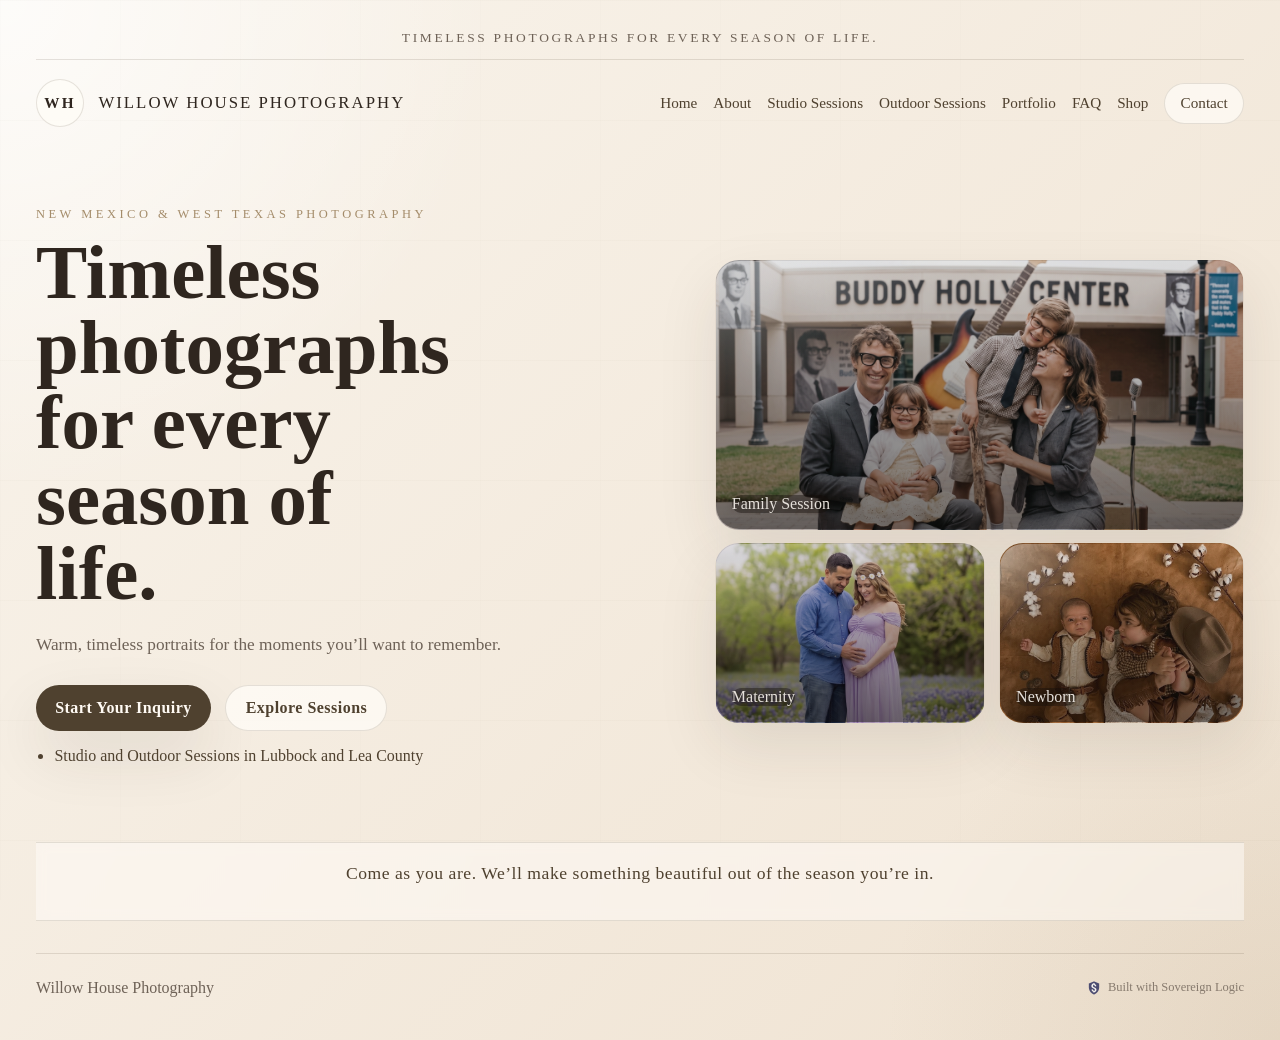
<file: index.html>
<!DOCTYPE html>
<html lang="en">
  <head>
    <meta charset="UTF-8" />
    <meta name="viewport" content="width=device-width, initial-scale=1.0" />
    <title>Willow House Photography</title>
    <meta
      name="description"
      content="Willow House Photography creates timeless photographs for every season of life in West Texas and Southeast New Mexico."
    />
    <link rel="icon" href="favicon.svg" type="image/svg+xml" />
    <link rel="stylesheet" href="styles.css" />
  </head>
  <body>
    <div class="page-shell">
      <div class="top-note">
        Timeless photographs for every season of life.
      </div>

      <header class="site-header">
        <a class="brand" href="#home" aria-label="Willow House Photography home">
          <span class="brand-mark">WH</span>
          <span class="brand-copy">
            <span class="brand-name">Willow House Photography</span>
          </span>
        </a>

        <nav class="site-nav" aria-label="Primary">
          <a href="index.html">Home</a>
          <a href="about.html">About</a>
          <a href="studio-sessions.html">Studio Sessions</a>
          <a href="outdoor-sessions.html">Outdoor Sessions</a>
          <a href="portfolio.html">Portfolio</a>
          <a href="faq.html">FAQ</a>
          <a href="shop.html">Shop</a>
          <a href="contact.html" class="nav-cta">Contact</a>
        </nav>
      </header>

      <main id="home">
        <section class="hero">
          <div class="hero-copy">
            <p class="eyebrow">NEW MEXICO &amp; WEST TEXAS PHOTOGRAPHY</p>
            <h1>Timeless photographs for every season of life.</h1>
            <p class="lead">
              Warm, timeless portraits for the moments you’ll want to remember.
            </p>
            <div class="actions">
              <a class="button primary" href="contact.html">Start Your Inquiry</a>
              <a class="button secondary" href="studio-sessions.html">Explore Sessions</a>
            </div>
            <ul class="hero-points" aria-label="Highlights">
              <li>Studio and Outdoor Sessions in Lubbock and Lea County</li>
            </ul>
          </div>

          <div class="hero-visual" aria-hidden="true">
            <div class="photo-card large sample family">
              <span>Family Session</span>
            </div>
            <div class="photo-card small sample maternity">
              <span>Maternity</span>
            </div>
            <div class="photo-card small sample newborn">
              <span>Newborn</span>
            </div>
          </div>
        </section>

        <section class="quote-band">
          <p>
            Come as you are. We’ll make something beautiful out of the season you’re in.
          </p>
        </section>
      </main>

      <footer class="site-footer">
        <p>Willow House Photography</p>
        <a
          class="site-credit-link"
          href="https://www.larrycoons.com"
          target="_blank"
          rel="noopener noreferrer"
          aria-label="Built with Sovereign Logic"
        >
          <img class="site-credit-icon" src="images/favicon-main.png" alt="" aria-hidden="true" />
          <span>Built with Sovereign Logic</span>
        </a>
      </footer>
    </div>
  </body>
</html>
</file>
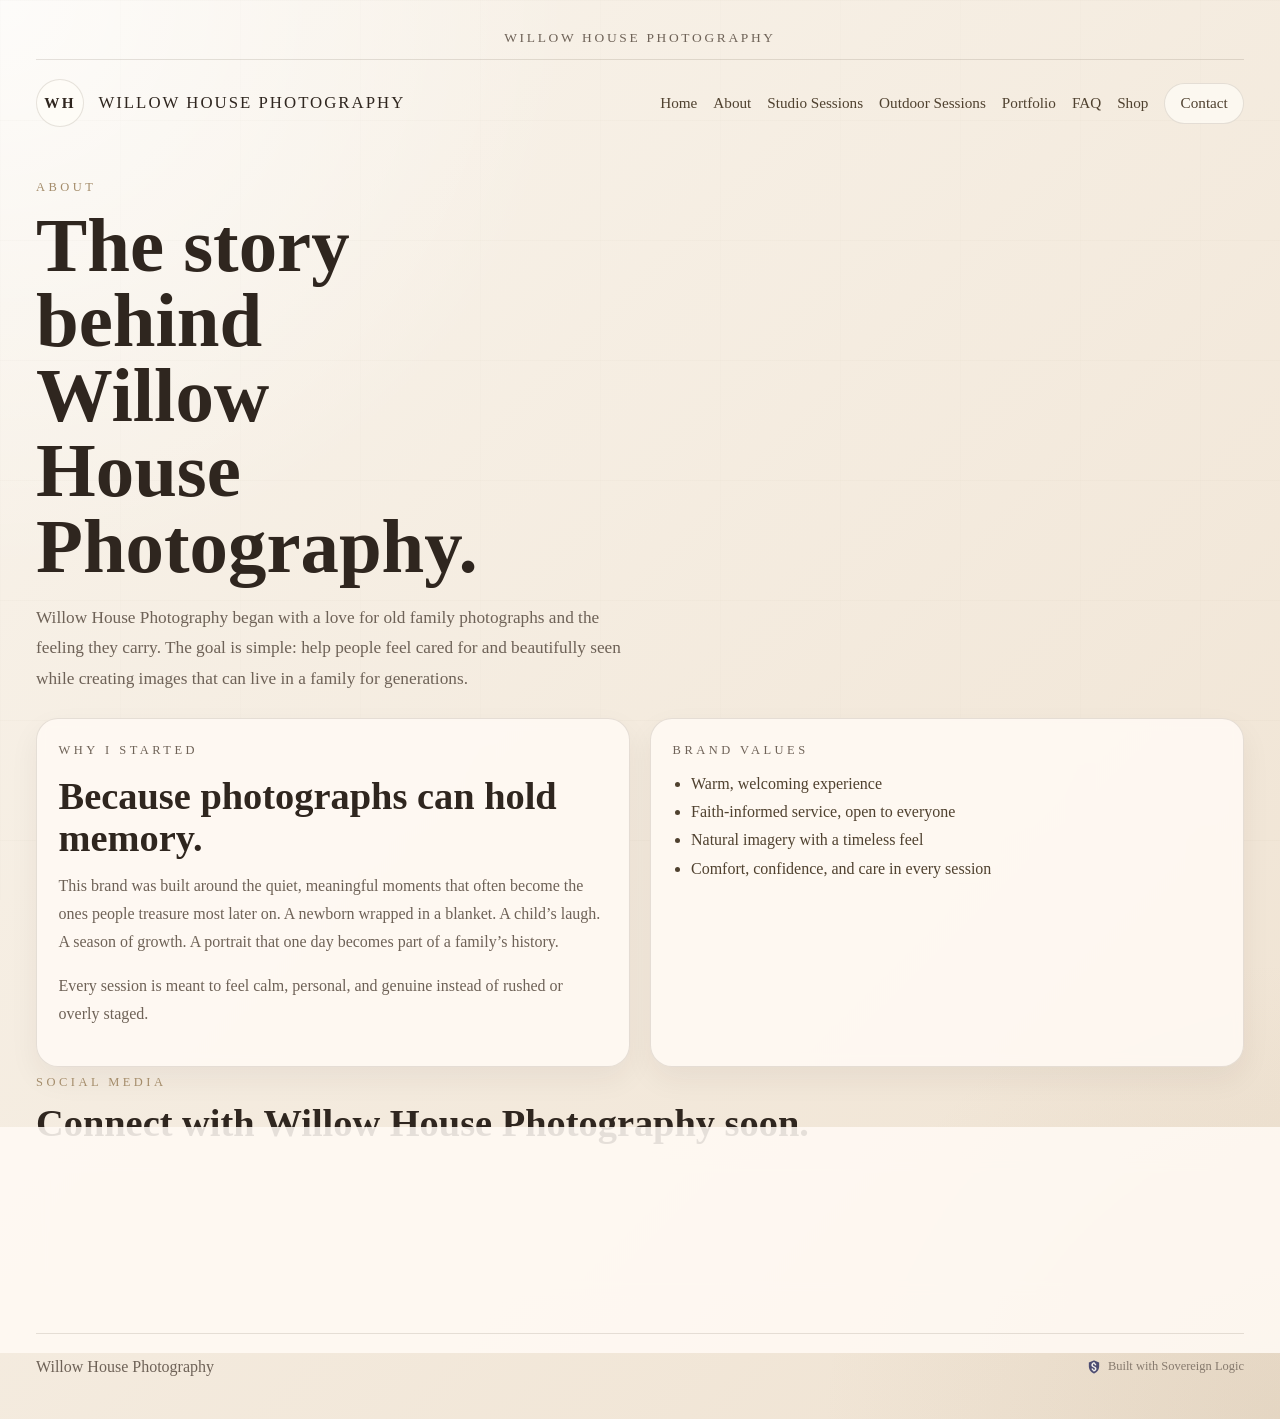
<file: about.html>
<!DOCTYPE html>
<html lang="en">
  <head>
    <meta charset="UTF-8" />
    <meta name="viewport" content="width=device-width, initial-scale=1.0" />
    <title>About | Willow House Photography</title>
    <meta
      name="description"
      content="Learn the story behind Willow House Photography and what the brand stands for."
    />
    <link rel="icon" href="favicon.svg" type="image/svg+xml" />
    <link rel="stylesheet" href="styles.css" />
  </head>
  <body>
    <div class="page-shell">
      <div class="top-note">Willow House Photography</div>

      <header class="site-header">
        <a class="brand" href="index.html" aria-label="Willow House Photography home">
          <span class="brand-mark">WH</span>
          <span class="brand-copy">
            <span class="brand-name">Willow House Photography</span>
          </span>
        </a>

        <nav class="site-nav" aria-label="Primary">
          <a href="index.html">Home</a>
          <a href="about.html" aria-current="page">About</a>
          <a href="studio-sessions.html">Studio Sessions</a>
          <a href="outdoor-sessions.html">Outdoor Sessions</a>
          <a href="portfolio.html">Portfolio</a>
          <a href="faq.html">FAQ</a>
          <a href="shop.html">Shop</a>
          <a href="contact.html" class="nav-cta">Contact</a>
        </nav>
      </header>

      <main>
        <section class="page-hero">
          <p class="eyebrow">About</p>
          <h1>The story behind Willow House Photography.</h1>
          <p class="lead">
            Willow House Photography began with a love for old family photographs and the
            feeling they carry. The goal is simple: help people feel cared for and beautifully
            seen while creating images that can live in a family for generations.
          </p>
        </section>

        <section class="content-grid two-up">
          <article class="content-card">
            <p class="section-label">Why I started</p>
            <h2>Because photographs can hold memory.</h2>
            <p>
              This brand was built around the quiet, meaningful moments that often become the
              ones people treasure most later on. A newborn wrapped in a blanket. A child’s
              laugh. A season of growth. A portrait that one day becomes part of a family’s
              history.
            </p>
            <p>
              Every session is meant to feel calm, personal, and genuine instead of rushed or
              overly staged.
            </p>
          </article>

          <aside class="content-card">
            <p class="section-label">Brand values</p>
            <ul class="check-list">
              <li>Warm, welcoming experience</li>
              <li>Faith-informed service, open to everyone</li>
              <li>Natural imagery with a timeless feel</li>
              <li>Comfort, confidence, and care in every session</li>
            </ul>
          </aside>
        </section>

        <section class="section-block">
          <div class="section-head">
            <p class="section-label">Social media</p>
            <h2>Connect with Willow House Photography soon.</h2>
          </div>
          <div class="content-card social-placeholder-card">
            <div class="social-placeholder-buttons" aria-label="Social media links coming soon">
              <button
                type="button"
                class="button secondary social-placeholder-button"
                aria-label="LinkedIn coming soon"
                disabled
              >
                <span class="social-placeholder-icon" aria-hidden="true">in</span>
                <span class="social-placeholder-label">LinkedIn</span>
              </button>
              <button
                type="button"
                class="button secondary social-placeholder-button"
                aria-label="TikTok coming soon"
                disabled
              >
                <span class="social-placeholder-icon" aria-hidden="true">tt</span>
                <span class="social-placeholder-label">TikTok</span>
              </button>
              <button
                type="button"
                class="button secondary social-placeholder-button"
                aria-label="Instagram coming soon"
                disabled
              >
                <span class="social-placeholder-icon" aria-hidden="true">ig</span>
                <span class="social-placeholder-label">Instagram</span>
              </button>
            </div>
            <p class="small-note">Social profiles are coming soon.</p>
          </div>
        </section>
      </main>

      <footer class="site-footer">
        <p>Willow House Photography</p>
        <a
          class="site-credit-link"
          href="https://www.larrycoons.com"
          target="_blank"
          rel="noopener noreferrer"
          aria-label="Built with Sovereign Logic"
        >
          <img class="site-credit-icon" src="images/favicon-main.png" alt="" aria-hidden="true" />
          <span>Built with Sovereign Logic</span>
        </a>
      </footer>
    </div>
  </body>
</html>
</file>
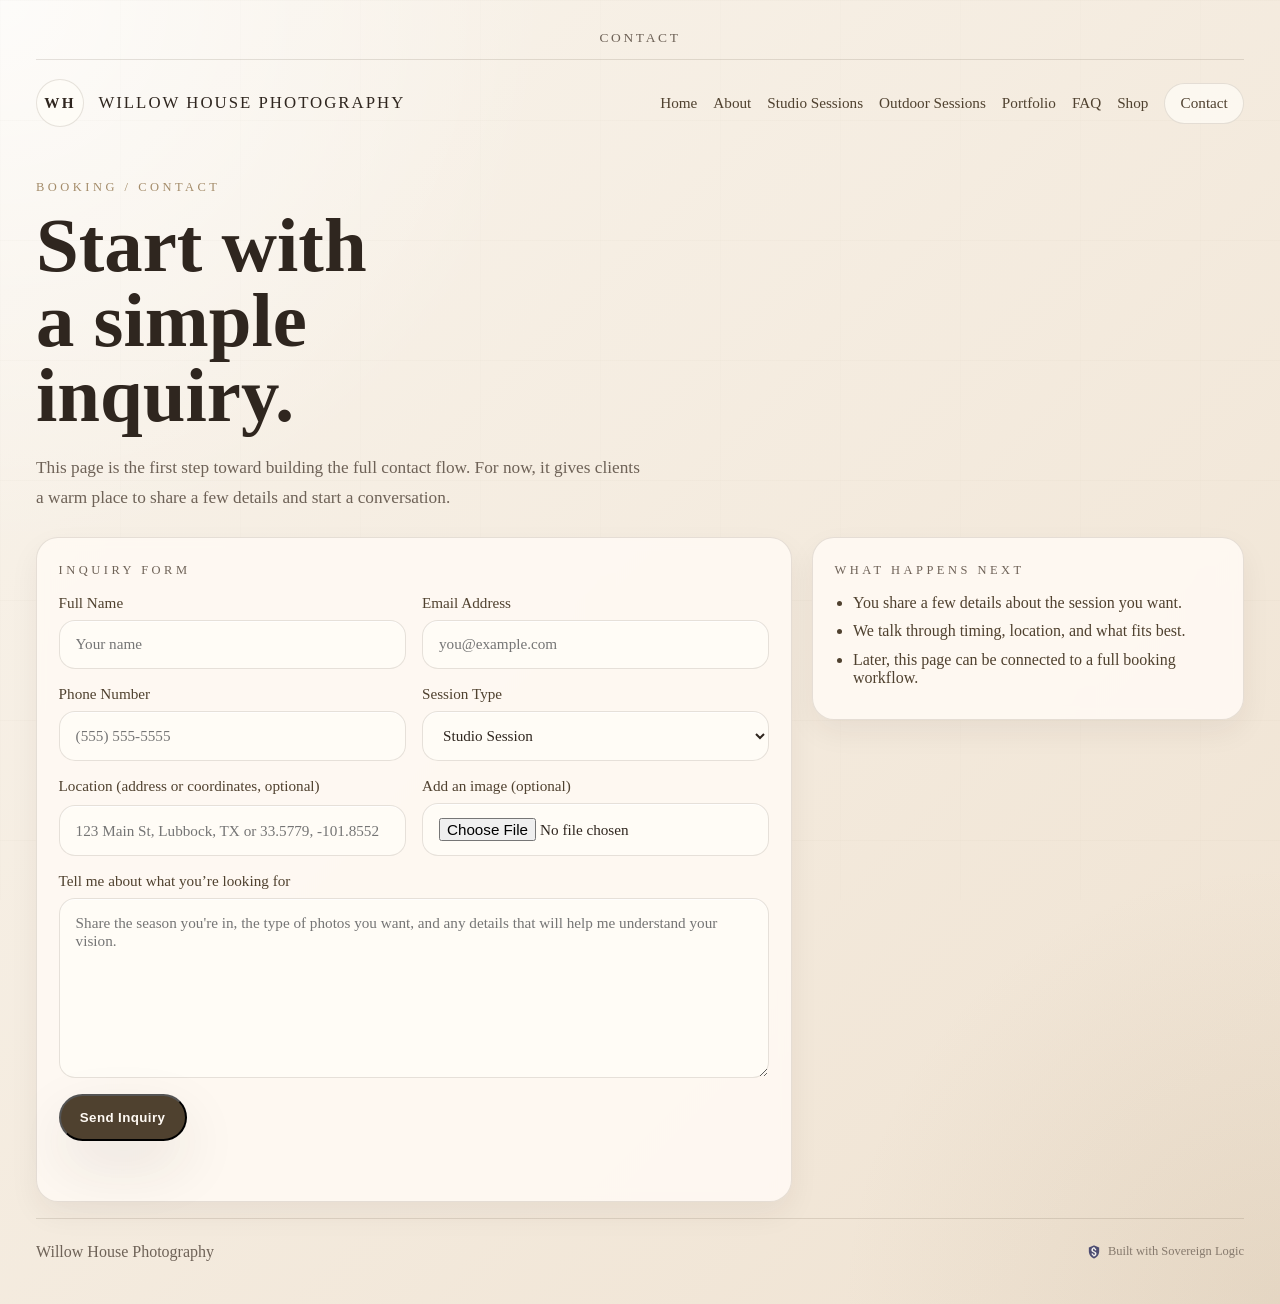
<file: contact.html>
<!DOCTYPE html>
<html lang="en">
  <head>
    <meta charset="UTF-8" />
    <meta name="viewport" content="width=device-width, initial-scale=1.0" />
    <title>Contact | Willow House Photography</title>
    <meta
      name="description"
      content="Contact Willow House Photography to inquire about a session or start the booking process."
    />
    <link rel="icon" href="favicon.svg" type="image/svg+xml" />
    <link rel="stylesheet" href="styles.css" />
  </head>
  <body>
    <div class="page-shell">
      <div class="top-note">Contact</div>

      <header class="site-header">
        <a class="brand" href="index.html" aria-label="Willow House Photography home">
          <span class="brand-mark">WH</span>
          <span class="brand-copy">
            <span class="brand-name">Willow House Photography</span>
          </span>
        </a>

        <nav class="site-nav" aria-label="Primary">
          <a href="index.html">Home</a>
          <a href="about.html">About</a>
          <a href="studio-sessions.html">Studio Sessions</a>
          <a href="outdoor-sessions.html">Outdoor Sessions</a>
          <a href="portfolio.html">Portfolio</a>
          <a href="faq.html">FAQ</a>
          <a href="shop.html">Shop</a>
          <a href="contact.html" class="nav-cta" aria-current="page">Contact</a>
        </nav>
      </header>

      <main>
        <section class="page-hero contact-hero">
          <p class="eyebrow">Booking / Contact</p>
          <h1>Start with a simple inquiry.</h1>
          <p class="lead">
            This page is the first step toward building the full contact flow. For now, it
            gives clients a warm place to share a few details and start a conversation.
          </p>
        </section>

        <section class="contact-layout">
          <article class="content-card form-card">
            <p class="section-label">Inquiry form</p>
            <form class="contact-form" id="contact-form" action="#" method="post">
              <input type="text" name="company" autocomplete="off" class="honeypot" tabindex="-1" aria-hidden="true" />
              <div class="form-grid">
                <label>
                  Full Name
                  <input type="text" name="name" placeholder="Your name" required />
                </label>
                <label>
                  Email Address
                  <input type="email" name="email" placeholder="you@example.com" required />
                </label>
                <label>
                  Phone Number
                  <input type="tel" name="phone" placeholder="(555) 555-5555" />
                </label>
                <label>
                  Session Type
                  <select name="session-type">
                    <option>Studio Session</option>
                    <option>Outdoor Session</option>
                    <option>Not sure yet</option>
                  </select>
                </label>
                <label>
                  Location (address or coordinates, optional)
                  <input
                    type="text"
                    name="location"
                    placeholder="123 Main St, Lubbock, TX or 33.5779, -101.8552"
                  />
                </label>
                <label>
                  Add an image (optional)
                  <input type="file" name="reference-image" accept="image/*" />
                </label>
              </div>

              <label>
                Tell me about what you’re looking for
                <textarea
                  name="message"
                  rows="6"
                  placeholder="Share the season you're in, the type of photos you want, and any details that will help me understand your vision."
                ></textarea>
              </label>

              <button class="button primary form-button" type="submit">Send Inquiry</button>
              <p id="form-status" class="form-status" aria-live="polite"></p>
            </form>
          </article>

          <aside class="content-card contact-sidecard">
            <p class="section-label">What happens next</p>
            <ul class="check-list">
              <li>You share a few details about the session you want.</li>
              <li>We talk through timing, location, and what fits best.</li>
              <li>Later, this page can be connected to a full booking workflow.</li>
            </ul>
          </aside>
        </section>
      </main>

      <footer class="site-footer">
        <p>Willow House Photography</p>
        <a
          class="site-credit-link"
          href="https://www.larrycoons.com"
          target="_blank"
          rel="noopener noreferrer"
          aria-label="Built with Sovereign Logic"
        >
          <img class="site-credit-icon" src="images/favicon-main.png" alt="" aria-hidden="true" />
          <span>Built with Sovereign Logic</span>
        </a>
      </footer>

      <script src="contact-form.js"></script>
    </div>
  </body>
</html>
</file>
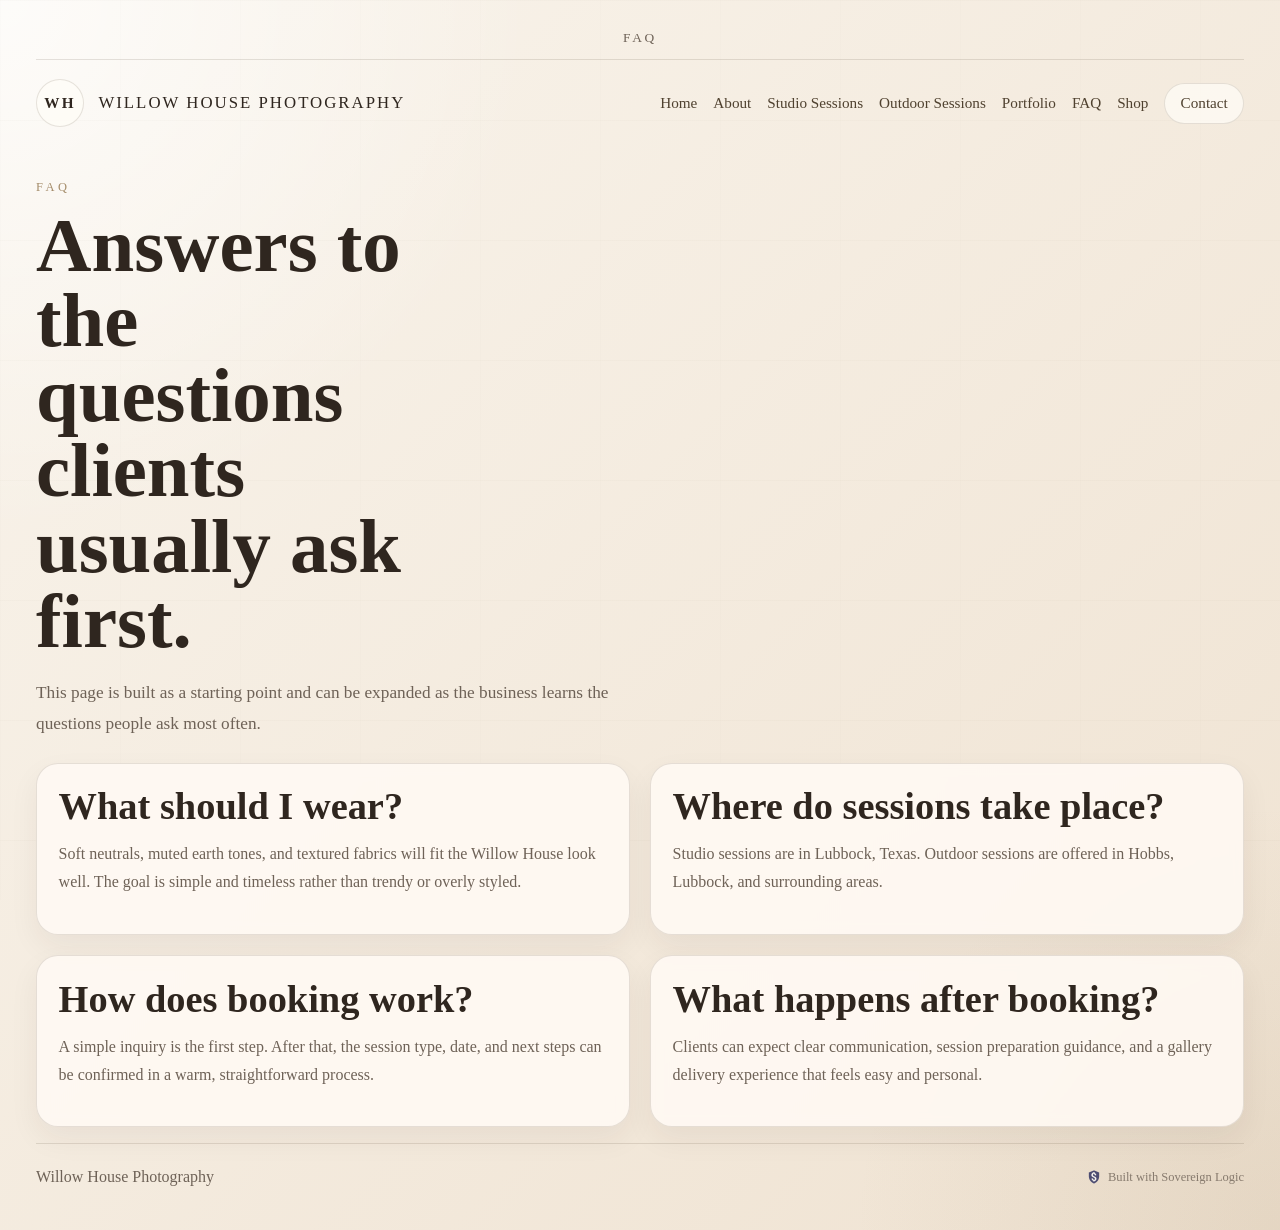
<file: faq.html>
<!DOCTYPE html>
<html lang="en">
  <head>
    <meta charset="UTF-8" />
    <meta name="viewport" content="width=device-width, initial-scale=1.0" />
    <title>FAQ | Willow House Photography</title>
    <meta
      name="description"
      content="Frequently asked questions for Willow House Photography clients."
    />
    <link rel="icon" href="favicon.svg" type="image/svg+xml" />
    <link rel="stylesheet" href="styles.css" />
  </head>
  <body>
    <div class="page-shell">
      <div class="top-note">FAQ</div>

      <header class="site-header">
        <a class="brand" href="index.html" aria-label="Willow House Photography home">
          <span class="brand-mark">WH</span>
          <span class="brand-copy">
            <span class="brand-name">Willow House Photography</span>
          </span>
        </a>

        <nav class="site-nav" aria-label="Primary">
          <a href="index.html">Home</a>
          <a href="about.html">About</a>
          <a href="studio-sessions.html">Studio Sessions</a>
          <a href="outdoor-sessions.html">Outdoor Sessions</a>
          <a href="portfolio.html">Portfolio</a>
          <a href="faq.html" aria-current="page">FAQ</a>
          <a href="shop.html">Shop</a>
          <a href="contact.html" class="nav-cta">Contact</a>
        </nav>
      </header>

      <main>
        <section class="page-hero">
          <p class="eyebrow">FAQ</p>
          <h1>Answers to the questions clients usually ask first.</h1>
          <p class="lead">
            This page is built as a starting point and can be expanded as the business learns the
            questions people ask most often.
          </p>
        </section>

        <section class="content-grid two-up">
          <article class="content-card">
            <h2>What should I wear?</h2>
            <p>
              Soft neutrals, muted earth tones, and textured fabrics will fit the Willow House
              look well. The goal is simple and timeless rather than trendy or overly styled.
            </p>
          </article>

          <article class="content-card">
            <h2>Where do sessions take place?</h2>
            <p>
              Studio sessions are in Lubbock, Texas. Outdoor sessions are offered in Hobbs,
              Lubbock, and surrounding areas.
            </p>
          </article>

          <article class="content-card">
            <h2>How does booking work?</h2>
            <p>
              A simple inquiry is the first step. After that, the session type, date, and next
              steps can be confirmed in a warm, straightforward process.
            </p>
          </article>

          <article class="content-card">
            <h2>What happens after booking?</h2>
            <p>
              Clients can expect clear communication, session preparation guidance, and a gallery
              delivery experience that feels easy and personal.
            </p>
          </article>
        </section>
      </main>

      <footer class="site-footer">
        <p>Willow House Photography</p>
        <a
          class="site-credit-link"
          href="https://www.larrycoons.com"
          target="_blank"
          rel="noopener noreferrer"
          aria-label="Built with Sovereign Logic"
        >
          <img class="site-credit-icon" src="images/favicon-main.png" alt="" aria-hidden="true" />
          <span>Built with Sovereign Logic</span>
        </a>
      </footer>
    </div>
  </body>
</html>
</file>
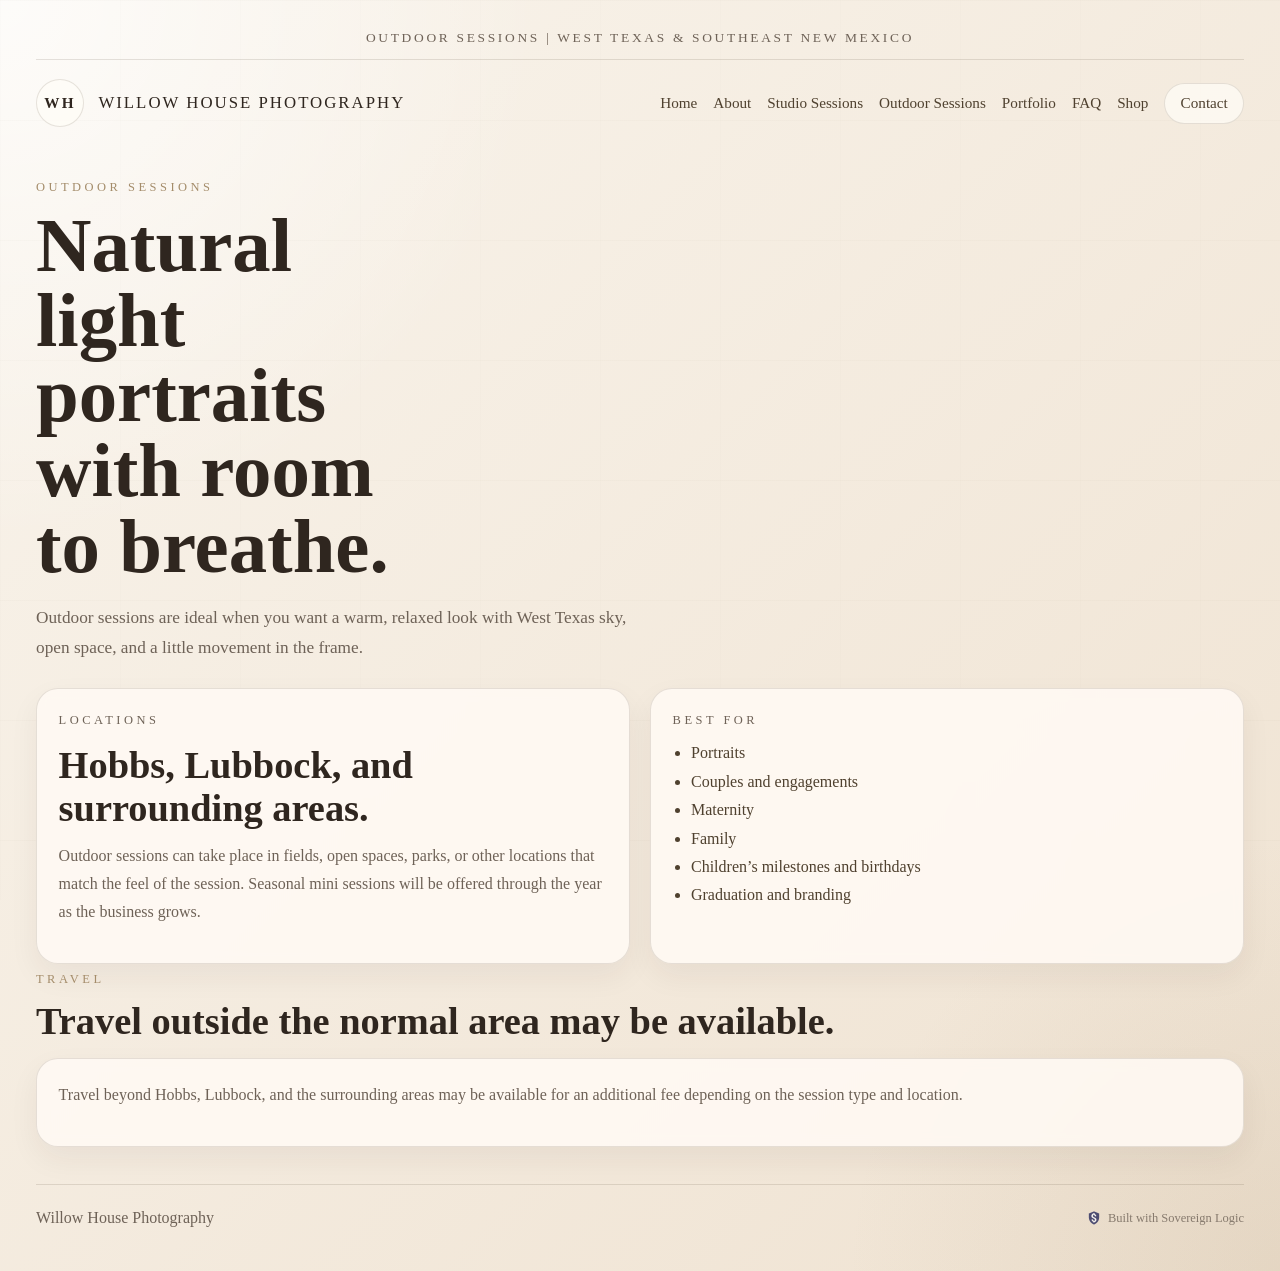
<file: outdoor-sessions.html>
<!DOCTYPE html>
<html lang="en">
  <head>
    <meta charset="UTF-8" />
    <meta name="viewport" content="width=device-width, initial-scale=1.0" />
    <title>Outdoor Sessions | Willow House Photography</title>
    <meta
      name="description"
      content="Outdoor photography sessions in Hobbs, Lubbock, and surrounding areas."
    />
    <link rel="icon" href="favicon.svg" type="image/svg+xml" />
    <link rel="stylesheet" href="styles.css" />
  </head>
  <body>
    <div class="page-shell">
      <div class="top-note">Outdoor Sessions | West Texas & Southeast New Mexico</div>

      <header class="site-header">
        <a class="brand" href="index.html" aria-label="Willow House Photography home">
          <span class="brand-mark">WH</span>
          <span class="brand-copy">
            <span class="brand-name">Willow House Photography</span>
          </span>
        </a>

        <nav class="site-nav" aria-label="Primary">
          <a href="index.html">Home</a>
          <a href="about.html">About</a>
          <a href="studio-sessions.html">Studio Sessions</a>
          <a href="outdoor-sessions.html" aria-current="page">Outdoor Sessions</a>
          <a href="portfolio.html">Portfolio</a>
          <a href="faq.html">FAQ</a>
          <a href="shop.html">Shop</a>
          <a href="contact.html" class="nav-cta">Contact</a>
        </nav>
      </header>

      <main>
        <section class="page-hero">
          <p class="eyebrow">Outdoor Sessions</p>
          <h1>Natural light portraits with room to breathe.</h1>
          <p class="lead">
            Outdoor sessions are ideal when you want a warm, relaxed look with West Texas sky,
            open space, and a little movement in the frame.
          </p>
        </section>

        <section class="content-grid two-up">
          <article class="content-card">
            <p class="section-label">Locations</p>
            <h2>Hobbs, Lubbock, and surrounding areas.</h2>
            <p>
              Outdoor sessions can take place in fields, open spaces, parks, or other locations
              that match the feel of the session. Seasonal mini sessions will be offered through
              the year as the business grows.
            </p>
          </article>

          <article class="content-card">
            <p class="section-label">Best for</p>
            <ul class="check-list">
              <li>Portraits</li>
              <li>Couples and engagements</li>
              <li>Maternity</li>
              <li>Family</li>
              <li>Children’s milestones and birthdays</li>
              <li>Graduation and branding</li>
            </ul>
          </article>
        </section>

        <section class="section-block">
          <div class="section-head">
            <p class="section-label">Travel</p>
            <h2>Travel outside the normal area may be available.</h2>
          </div>
          <div class="content-card">
            <p>
              Travel beyond Hobbs, Lubbock, and the surrounding areas may be available for an
              additional fee depending on the session type and location.
            </p>
          </div>
        </section>
      </main>

      <footer class="site-footer">
        <p>Willow House Photography</p>
        <a
          class="site-credit-link"
          href="https://www.larrycoons.com"
          target="_blank"
          rel="noopener noreferrer"
          aria-label="Built with Sovereign Logic"
        >
          <img class="site-credit-icon" src="images/favicon-main.png" alt="" aria-hidden="true" />
          <span>Built with Sovereign Logic</span>
        </a>
      </footer>
    </div>
  </body>
</html>
</file>
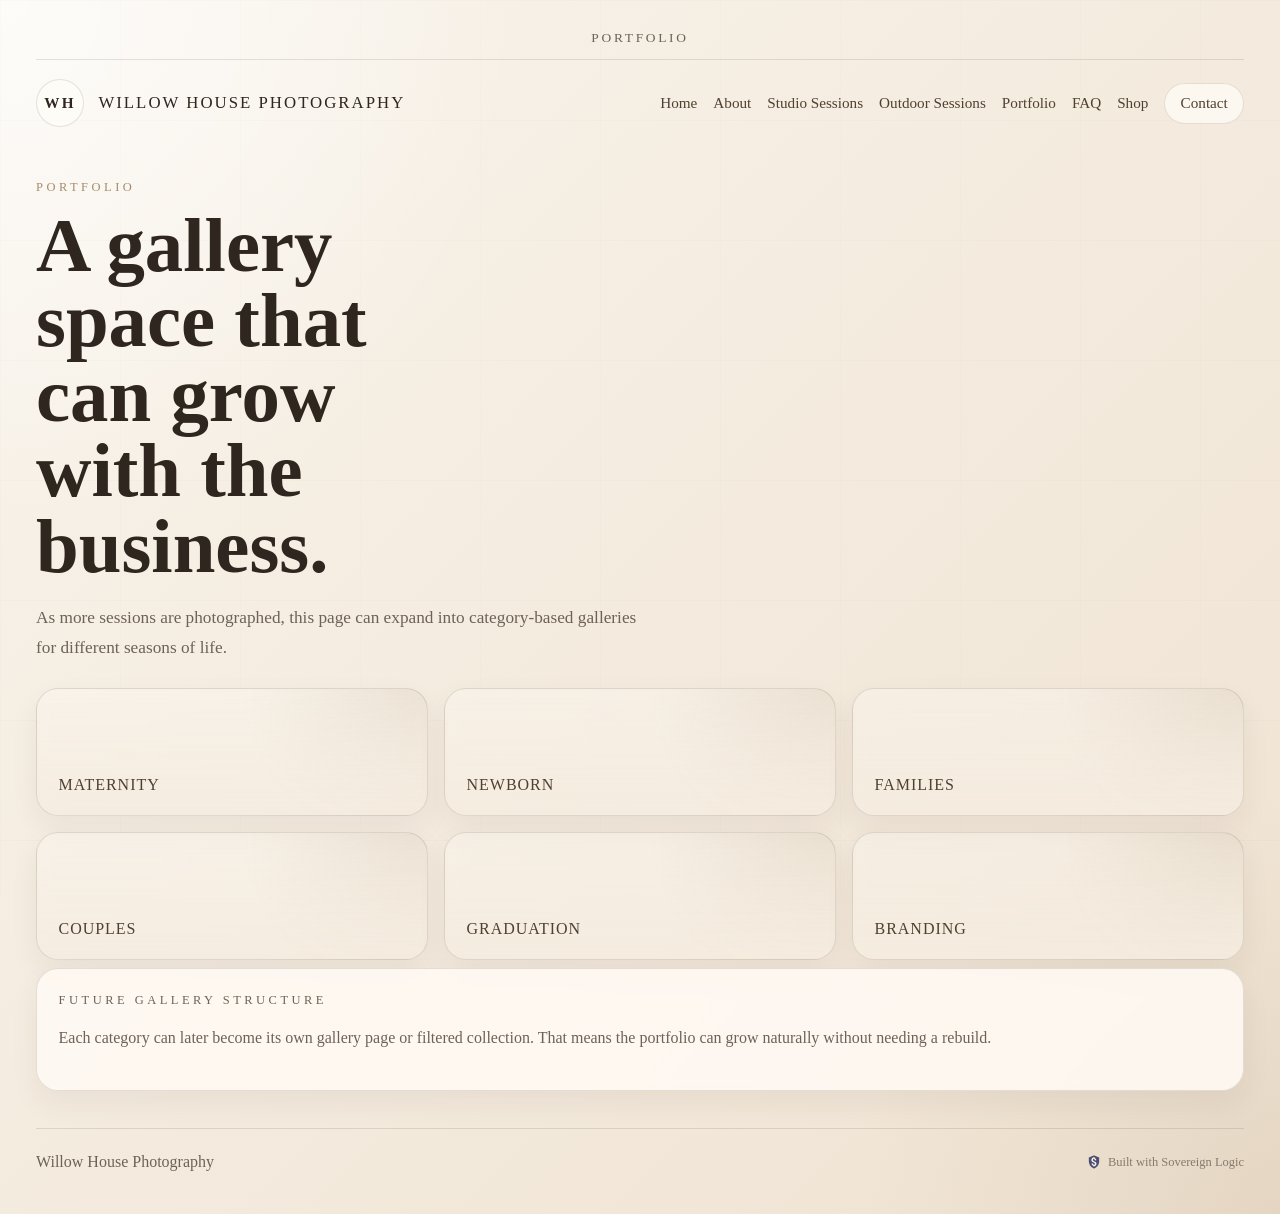
<file: portfolio.html>
<!DOCTYPE html>
<html lang="en">
  <head>
    <meta charset="UTF-8" />
    <meta name="viewport" content="width=device-width, initial-scale=1.0" />
    <title>Portfolio | Willow House Photography</title>
    <meta
      name="description"
      content="A portfolio scaffold for Willow House Photography galleries and session categories."
    />
    <link rel="icon" href="favicon.svg" type="image/svg+xml" />
    <link rel="stylesheet" href="styles.css" />
  </head>
  <body>
    <div class="page-shell">
      <div class="top-note">Portfolio</div>

      <header class="site-header">
        <a class="brand" href="index.html" aria-label="Willow House Photography home">
          <span class="brand-mark">WH</span>
          <span class="brand-copy">
            <span class="brand-name">Willow House Photography</span>
          </span>
        </a>

        <nav class="site-nav" aria-label="Primary">
          <a href="index.html">Home</a>
          <a href="about.html">About</a>
          <a href="studio-sessions.html">Studio Sessions</a>
          <a href="outdoor-sessions.html">Outdoor Sessions</a>
          <a href="portfolio.html" aria-current="page">Portfolio</a>
          <a href="faq.html">FAQ</a>
          <a href="shop.html">Shop</a>
          <a href="contact.html" class="nav-cta">Contact</a>
        </nav>
      </header>

      <main>
        <section class="page-hero">
          <p class="eyebrow">Portfolio</p>
          <h1>A gallery space that can grow with the business.</h1>
          <p class="lead">
            As more sessions are photographed, this page can expand into category-based galleries
            for different seasons of life.
          </p>
        </section>

        <section class="portfolio-grid">
          <div class="portfolio-tile">Maternity</div>
          <div class="portfolio-tile">Newborn</div>
          <div class="portfolio-tile">Families</div>
          <div class="portfolio-tile">Couples</div>
          <div class="portfolio-tile">Graduation</div>
          <div class="portfolio-tile">Branding</div>
        </section>

        <section class="section-block">
          <div class="content-card">
            <p class="section-label">Future gallery structure</p>
            <p>
              Each category can later become its own gallery page or filtered collection.
              That means the portfolio can grow naturally without needing a rebuild.
            </p>
          </div>
        </section>
      </main>

      <footer class="site-footer">
        <p>Willow House Photography</p>
        <a
          class="site-credit-link"
          href="https://www.larrycoons.com"
          target="_blank"
          rel="noopener noreferrer"
          aria-label="Built with Sovereign Logic"
        >
          <img class="site-credit-icon" src="images/favicon-main.png" alt="" aria-hidden="true" />
          <span>Built with Sovereign Logic</span>
        </a>
      </footer>
    </div>
  </body>
</html>
</file>
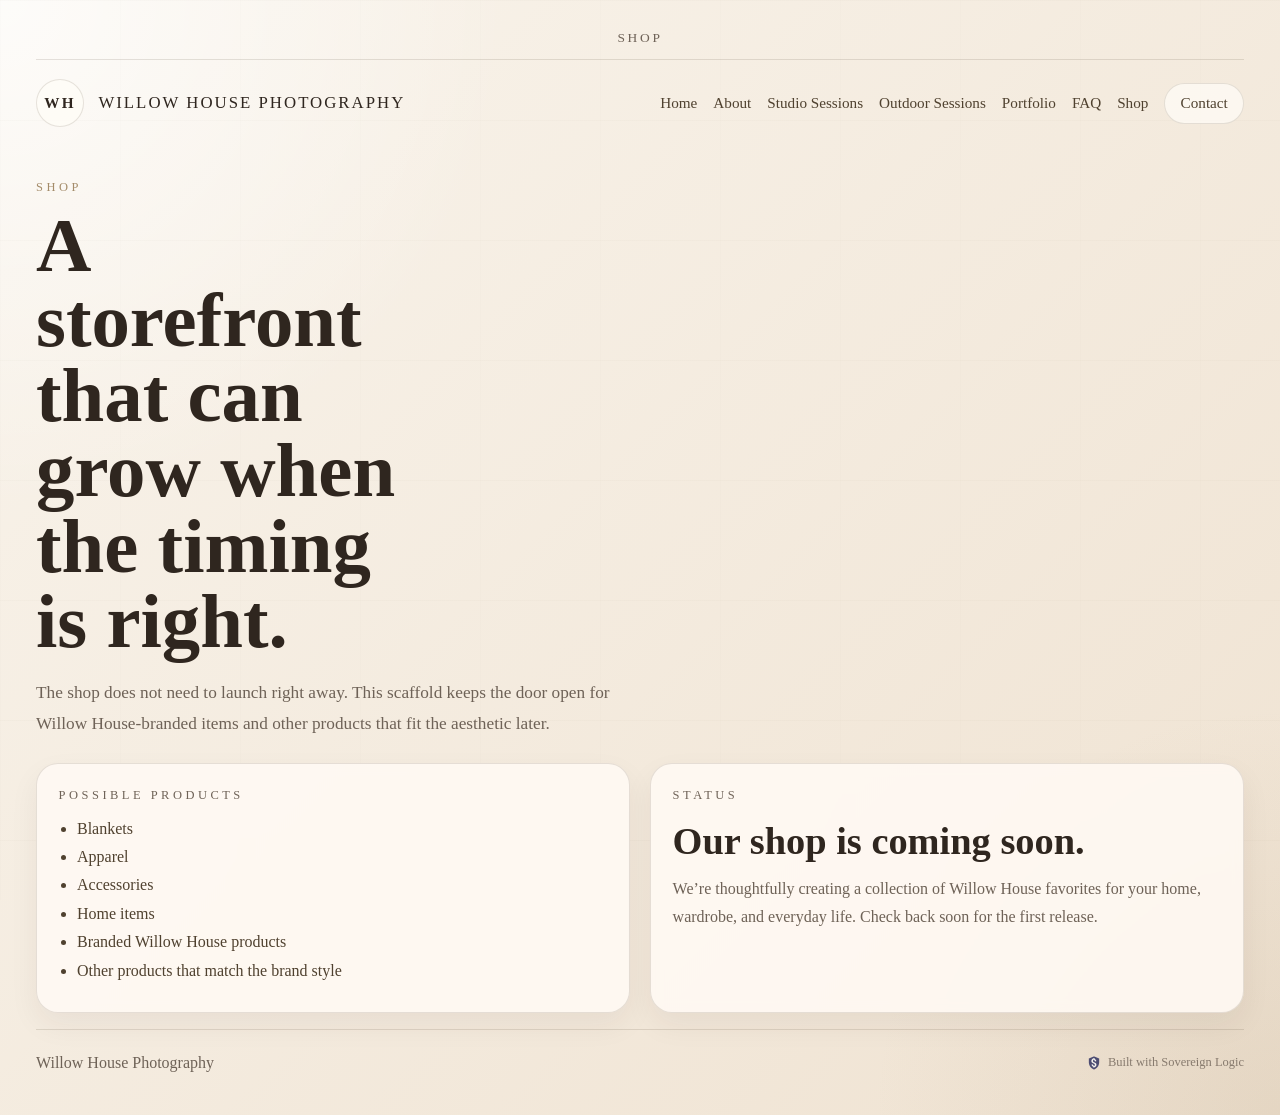
<file: shop.html>
<!DOCTYPE html>
<html lang="en">
  <head>
    <meta charset="UTF-8" />
    <meta name="viewport" content="width=device-width, initial-scale=1.0" />
    <title>Shop | Willow House Photography</title>
    <meta
      name="description"
      content="Coming soon shop page for Willow House Photography storefront products."
    />
    <link rel="icon" href="favicon.svg" type="image/svg+xml" />
    <link rel="stylesheet" href="styles.css" />
  </head>
  <body>
    <div class="page-shell">
      <div class="top-note">Shop</div>

      <header class="site-header">
        <a class="brand" href="index.html" aria-label="Willow House Photography home">
          <span class="brand-mark">WH</span>
          <span class="brand-copy">
            <span class="brand-name">Willow House Photography</span>
          </span>
        </a>

        <nav class="site-nav" aria-label="Primary">
          <a href="index.html">Home</a>
          <a href="about.html">About</a>
          <a href="studio-sessions.html">Studio Sessions</a>
          <a href="outdoor-sessions.html">Outdoor Sessions</a>
          <a href="portfolio.html">Portfolio</a>
          <a href="faq.html">FAQ</a>
          <a href="shop.html" aria-current="page">Shop</a>
          <a href="contact.html" class="nav-cta">Contact</a>
        </nav>
      </header>

      <main>
        <section class="page-hero">
          <p class="eyebrow">Shop</p>
          <h1>A storefront that can grow when the timing is right.</h1>
          <p class="lead">
            The shop does not need to launch right away. This scaffold keeps the door open for
            Willow House-branded items and other products that fit the aesthetic later.
          </p>
        </section>

        <section class="content-grid two-up">
          <article class="content-card">
            <p class="section-label">Possible products</p>
            <ul class="check-list">
              <li>Blankets</li>
              <li>Apparel</li>
              <li>Accessories</li>
              <li>Home items</li>
              <li>Branded Willow House products</li>
              <li>Other products that match the brand style</li>
            </ul>
          </article>

          <article class="content-card">
            <p class="section-label">Status</p>
            <h2>Our shop is coming soon.</h2>
            <p>
              We’re thoughtfully creating a collection of Willow House favorites for your home,
              wardrobe, and everyday life. Check back soon for the first release.
            </p>
          </article>
        </section>
      </main>

      <footer class="site-footer">
        <p>Willow House Photography</p>
        <a
          class="site-credit-link"
          href="https://www.larrycoons.com"
          target="_blank"
          rel="noopener noreferrer"
          aria-label="Built with Sovereign Logic"
        >
          <img class="site-credit-icon" src="images/favicon-main.png" alt="" aria-hidden="true" />
          <span>Built with Sovereign Logic</span>
        </a>
      </footer>
    </div>
  </body>
</html>
</file>
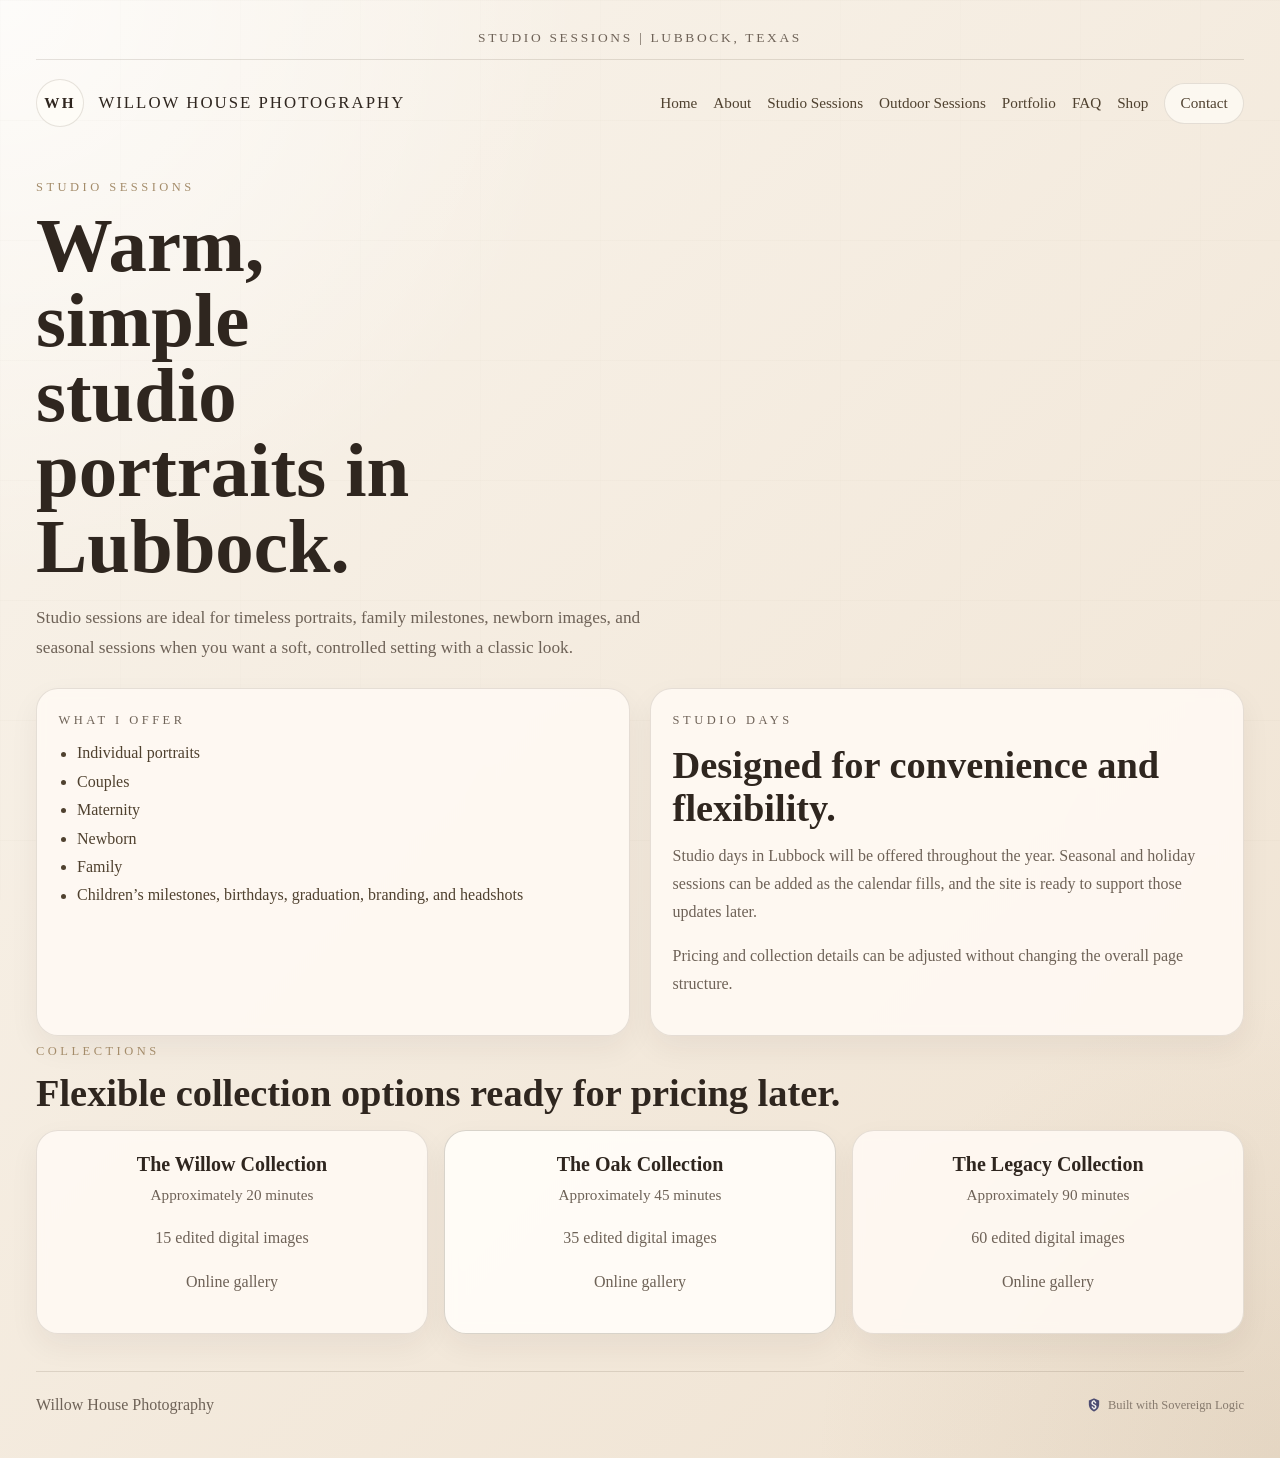
<file: studio-sessions.html>
<!DOCTYPE html>
<html lang="en">
  <head>
    <meta charset="UTF-8" />
    <meta name="viewport" content="width=device-width, initial-scale=1.0" />
    <title>Studio Sessions | Willow House Photography</title>
    <meta
      name="description"
      content="Studio sessions in Lubbock for portraits, families, newborns, and more."
    />
    <link rel="icon" href="favicon.svg" type="image/svg+xml" />
    <link rel="stylesheet" href="styles.css" />
  </head>
  <body>
    <div class="page-shell">
      <div class="top-note">Studio Sessions | Lubbock, Texas</div>

      <header class="site-header">
        <a class="brand" href="index.html" aria-label="Willow House Photography home">
          <span class="brand-mark">WH</span>
          <span class="brand-copy">
            <span class="brand-name">Willow House Photography</span>
          </span>
        </a>

        <nav class="site-nav" aria-label="Primary">
          <a href="index.html">Home</a>
          <a href="about.html">About</a>
          <a href="studio-sessions.html" aria-current="page">Studio Sessions</a>
          <a href="outdoor-sessions.html">Outdoor Sessions</a>
          <a href="portfolio.html">Portfolio</a>
          <a href="faq.html">FAQ</a>
          <a href="shop.html">Shop</a>
          <a href="contact.html" class="nav-cta">Contact</a>
        </nav>
      </header>

      <main>
        <section class="page-hero">
          <p class="eyebrow">Studio Sessions</p>
          <h1>Warm, simple studio portraits in Lubbock.</h1>
          <p class="lead">
            Studio sessions are ideal for timeless portraits, family milestones, newborn images,
            and seasonal sessions when you want a soft, controlled setting with a classic look.
          </p>
        </section>

        <section class="content-grid two-up">
          <article class="content-card">
            <p class="section-label">What I offer</p>
            <ul class="check-list">
              <li>Individual portraits</li>
              <li>Couples</li>
              <li>Maternity</li>
              <li>Newborn</li>
              <li>Family</li>
              <li>Children’s milestones, birthdays, graduation, branding, and headshots</li>
            </ul>
          </article>

          <article class="content-card">
            <p class="section-label">Studio days</p>
            <h2>Designed for convenience and flexibility.</h2>
            <p>
              Studio days in Lubbock will be offered throughout the year. Seasonal and holiday
              sessions can be added as the calendar fills, and the site is ready to support those
              updates later.
            </p>
            <p>
              Pricing and collection details can be adjusted without changing the overall page
              structure.
            </p>
          </article>
        </section>

        <section class="section-block">
          <div class="section-head">
            <p class="section-label">Collections</p>
            <h2>Flexible collection options ready for pricing later.</h2>
          </div>
          <div class="pricing-grid">
            <article class="price-card">
              <h3>The Willow Collection</h3>
              <p class="price-meta">Approximately 20 minutes</p>
              <p>15 edited digital images</p>
              <p>Online gallery</p>
            </article>
            <article class="price-card featured">
              <h3>The Oak Collection</h3>
              <p class="price-meta">Approximately 45 minutes</p>
              <p>35 edited digital images</p>
              <p>Online gallery</p>
            </article>
            <article class="price-card">
              <h3>The Legacy Collection</h3>
              <p class="price-meta">Approximately 90 minutes</p>
              <p>60 edited digital images</p>
              <p>Online gallery</p>
            </article>
          </div>
        </section>
      </main>

      <footer class="site-footer">
        <p>Willow House Photography</p>
        <a
          class="site-credit-link"
          href="https://www.larrycoons.com"
          target="_blank"
          rel="noopener noreferrer"
          aria-label="Built with Sovereign Logic"
        >
          <img class="site-credit-icon" src="images/favicon-main.png" alt="" aria-hidden="true" />
          <span>Built with Sovereign Logic</span>
        </a>
      </footer>
    </div>
  </body>
</html>
</file>
<file: styles.css>
:root {
  color-scheme: light;
  --bg: #f7f1e8;
  --bg-soft: #efe4d5;
  --panel: rgba(255, 250, 244, 0.88);
  --panel-strong: rgba(255, 252, 247, 0.96);
  --text: #2f261f;
  --muted: #6e6257;
  --accent: #4f412f;
  --accent-soft: #a48c6a;
  --line: rgba(79, 65, 47, 0.14);
  --shadow: 0 24px 60px rgba(47, 38, 31, 0.1);
}

* {
  box-sizing: border-box;
}

html {
  scroll-behavior: smooth;
}

body {
  margin: 0;
  color: var(--text);
  background:
    radial-gradient(circle at top left, rgba(255, 255, 255, 0.72), transparent 30%),
    radial-gradient(circle at bottom right, rgba(164, 140, 106, 0.14), transparent 24%),
    linear-gradient(135deg, #f9f4ec 0%, #efe2d1 100%);
  min-height: 100vh;
  font-family: Georgia, "Times New Roman", Times, serif;
}

body::before {
  content: "";
  position: fixed;
  inset: 0;
  pointer-events: none;
  background-image: linear-gradient(rgba(79, 65, 47, 0.035) 1px, transparent 1px),
    linear-gradient(90deg, rgba(79, 65, 47, 0.02) 1px, transparent 1px);
  background-size: 120px 120px;
  opacity: 0.45;
}

a {
  color: inherit;
}

.page-shell {
  position: relative;
  max-width: 1240px;
  margin: 0 auto;
  padding: 1rem 1rem 2rem;
}

.top-note {
  text-align: center;
  font-size: 0.84rem;
  letter-spacing: 0.2em;
  text-transform: uppercase;
  color: var(--muted);
  padding: 0.85rem 1rem;
  border-bottom: 1px solid var(--line);
}

.site-header {
  display: flex;
  justify-content: space-between;
  align-items: center;
  gap: 1rem;
  padding: 1.2rem 0 1rem;
  flex-wrap: wrap;
}

.brand {
  display: inline-flex;
  align-items: center;
  gap: 0.9rem;
  text-decoration: none;
}

.brand-mark {
  width: 3rem;
  height: 3rem;
  border: 1px solid var(--line);
  border-radius: 999px;
  display: grid;
  place-items: center;
  font-size: 0.95rem;
  font-weight: 700;
  letter-spacing: 0.15em;
  background: rgba(255, 252, 247, 0.72);
}

.brand-copy {
  display: grid;
  gap: 0.1rem;
}

.brand-name {
  font-size: 1.05rem;
  letter-spacing: 0.12em;
  text-transform: uppercase;
}

.brand-tag {
  color: var(--muted);
  font-size: 0.82rem;
}

.site-nav {
  display: flex;
  align-items: center;
  flex-wrap: wrap;
  gap: 0.75rem 1rem;
  font-size: 0.95rem;
}

.site-nav a {
  text-decoration: none;
  color: var(--accent);
}

.site-nav .nav-cta {
  padding: 0.65rem 0.95rem;
  border: 1px solid var(--line);
  border-radius: 999px;
  background: rgba(255, 252, 247, 0.72);
}

.hero,
.content-grid,
.pricing-grid,
.portfolio-grid,
.section-block,
.site-footer,
.quote-band {
  position: relative;
}

.hero {
  display: grid;
  grid-template-columns: 1.1fr 0.9fr;
  gap: 2rem;
  padding: 2rem 0 1rem;
  align-items: center;
}

.page-hero {
  max-width: 860px;
  padding: 2.3rem 0 1.5rem;
}

.page-hero .lead {
  max-width: 70ch;
  margin-bottom: 0;
}

.contact-layout {
  display: grid;
  grid-template-columns: minmax(0, 1.4fr) minmax(280px, 0.8fr);
  gap: 1.25rem;
  align-items: start;
}

.contact-form {
  display: grid;
  gap: 1rem;
}

.honeypot {
  position: absolute;
  left: -9999px;
  width: 1px;
  height: 1px;
  opacity: 0;
}

.form-grid {
  display: grid;
  grid-template-columns: repeat(2, minmax(0, 1fr));
  gap: 1rem;
}

.contact-form label {
  display: grid;
  gap: 0.5rem;
  font-size: 0.95rem;
  color: var(--accent);
}

.contact-form input,
.contact-form select,
.contact-form textarea {
  width: 100%;
  border: 1px solid var(--line);
  border-radius: 16px;
  background: rgba(255, 252, 247, 0.9);
  padding: 0.9rem 1rem;
  font: inherit;
  color: var(--text);
  box-shadow: inset 0 1px 0 rgba(255, 255, 255, 0.7);
}

.contact-form textarea {
  resize: vertical;
  min-height: 180px;
}

.contact-form input:focus,
.contact-form select:focus,
.contact-form textarea:focus {
  outline: 2px solid rgba(164, 140, 106, 0.35);
  outline-offset: 2px;
}

.form-button {
  justify-self: start;
}

.form-status {
  min-height: 1.4rem;
  margin-bottom: 0;
  color: var(--accent);
}

.form-status.is-error {
  margin-top: 0.35rem;
  padding: 0.7rem 0.85rem;
  border-radius: 12px;
  border: 1px solid rgba(138, 68, 52, 0.3);
  background: rgba(138, 68, 52, 0.08);
  color: #8a4434;
}

.form-status.is-success {
  margin-top: 0.35rem;
  padding: 0.72rem 0.9rem;
  border-radius: 12px;
  border: 1px solid rgba(79, 117, 83, 0.34);
  background: rgba(79, 117, 83, 0.12);
  color: #2e5b35;
  font-weight: 700;
}

.contact-sidecard {
  position: sticky;
  top: 1rem;
}

.hero-copy {
  padding: 2rem 1rem 2rem 0;
}

.eyebrow,
.section-label {
  text-transform: uppercase;
  letter-spacing: 0.28em;
  font-size: 0.78rem;
  color: var(--accent-soft);
}

h1,
h2,
h3,
p,
ul,
li {
  margin-top: 0;
}

h1 {
  font-size: clamp(2.7rem, 6vw, 5rem);
  line-height: 0.98;
  margin: 0.4rem 0 1.2rem;
  max-width: 10ch;
}

h2 {
  font-size: clamp(1.8rem, 3vw, 2.5rem);
  line-height: 1.1;
  margin-bottom: 0.8rem;
}

h3 {
  font-size: 1.25rem;
  margin-bottom: 0.4rem;
}

.lead,
.section-intro,
.content-card p,
.price-card p,
.site-footer p,
.small-note {
  line-height: 1.75;
  color: var(--muted);
}

.lead {
  font-size: 1.08rem;
  max-width: 60ch;
  margin-bottom: 1.5rem;
}

.actions,
.contact-links {
  display: flex;
  flex-wrap: wrap;
  gap: 0.9rem;
  margin-bottom: 1rem;
}

.button {
  display: inline-flex;
  align-items: center;
  justify-content: center;
  min-height: 2.9rem;
  padding: 0.78rem 1.2rem;
  border-radius: 999px;
  text-decoration: none;
  font-weight: 700;
  letter-spacing: 0.03em;
  transition: transform 180ms ease, box-shadow 180ms ease, background-color 180ms ease;
}

.button:hover,
.site-nav a:hover {
  transform: translateY(-1px);
}

.button.primary {
  background: var(--accent);
  color: #fffaf4;
  box-shadow: var(--shadow);
}

.button.secondary {
  background: rgba(255, 252, 247, 0.75);
  color: var(--accent);
  border: 1px solid var(--line);
}

.hero-points,
.check-list,
.service-card ul {
  padding-left: 1.15rem;
  margin-bottom: 0;
}

.hero-points li,
.check-list li,
.service-card li {
  margin-bottom: 0.65rem;
  color: var(--accent);
}

.hero-visual {
  display: grid;
  grid-template-columns: 1.05fr 0.95fr;
  grid-template-rows: 270px 180px;
  gap: 0.85rem;
  min-height: 460px;
}

.photo-card {
  border-radius: 24px;
  border: 1px solid rgba(79, 65, 47, 0.1);
  background:
    linear-gradient(180deg, rgba(255, 255, 255, 0.55), rgba(255, 248, 239, 0.9)),
    linear-gradient(135deg, rgba(164, 140, 106, 0.2), rgba(79, 65, 47, 0.08));
  box-shadow: var(--shadow);
  display: flex;
  flex-direction: column;
  justify-content: flex-end;
  padding: 1rem;
  color: #fff9f2;
  overflow: hidden;
  position: relative;
  filter: brightness(0.9) saturate(0.92);
}

.photo-card::before {
  content: "";
  position: absolute;
  inset: 0;
  background-image: radial-gradient(circle at top left, rgba(255, 255, 255, 0.5), transparent 34%),
    radial-gradient(circle at bottom right, rgba(79, 65, 47, 0.12), transparent 28%);
}

.photo-card span,
.photo-card strong {
  position: relative;
  z-index: 1;
  text-shadow: 0 2px 10px rgba(27, 19, 13, 0.6);
}

.photo-card.sample span,
.photo-card.sample strong {
  background: rgba(24, 18, 12, 0.42);
  border-radius: 999px;
  box-decoration-break: clone;
  -webkit-box-decoration-break: clone;
  align-self: flex-start;
}

.photo-card.sample strong {
  margin-top: 0.35rem;
  font-size: 1rem;
}

.photo-card strong {
  font-size: 1.15rem;
}

.photo-card.large {
  grid-column: 1 / -1;
  min-height: 270px;
}

.photo-card.sample {
  background-size: cover;
  background-position: center;
  background-repeat: no-repeat;
}

.photo-card.sample::after {
  content: "";
  position: absolute;
  inset: 0;
  background: linear-gradient(180deg, rgba(255, 251, 246, 0.04), rgba(20, 14, 10, 0.52));
}

.photo-card.sample.family {
  background-image: url("images/buddy hollyl family.jpeg");
  background-position: center 28%;
  background-size: cover;
}

.photo-card.sample.maternity {
  background-image: url("images/bluebonnet couple.jpeg");
  background-position: center center;
  background-size: cover;
}

.photo-card.sample.newborn {
  background-image: url("images/767002262_27417845481231399_8882122624888781791_n.jpg");
  background-position: center 38%;
  background-size: cover;
}

.quote-band {
  margin: 1.2rem 0 2rem;
  padding: 1.2rem 1.4rem;
  text-align: center;
  border-top: 1px solid var(--line);
  border-bottom: 1px solid var(--line);
  color: var(--accent);
  font-size: 1.1rem;
  letter-spacing: 0.03em;
  background: rgba(255, 252, 247, 0.52);
}

.content-grid {
  display: grid;
  gap: 1.25rem;
}

.two-up {
  grid-template-columns: repeat(2, minmax(0, 1fr));
}

.content-card,
.price-card,
.portfolio-tile {
  background: var(--panel);
  border: 1px solid var(--line);
  border-radius: 22px;
  padding: 1.35rem;
  box-shadow: 0 12px 30px rgba(47, 38, 31, 0.06);
}

.content-card,
.price-card,
.portfolio-tile,
.hero-visual,
.quote-band {
  backdrop-filter: blur(6px);
}

.section-block {
  padding: 0.5rem 0 1.3rem;
}

.section-head {
  max-width: 860px;
  margin-bottom: 1rem;
}

.section-intro {
  max-width: 65ch;
}

.service-card {
  min-height: 100%;
}

.pricing-grid,
.portfolio-grid {
  display: grid;
  gap: 1rem;
}

.pricing-grid {
  grid-template-columns: repeat(3, minmax(0, 1fr));
}

.price-card {
  text-align: center;
}

.price-card.featured {
  background: var(--panel-strong);
  border-color: rgba(79, 65, 47, 0.22);
}

.price-meta {
  color: var(--accent);
  font-size: 0.95rem;
}

.portfolio-grid {
  grid-template-columns: repeat(3, minmax(0, 1fr));
}

.portfolio-tile {
  min-height: 128px;
  display: grid;
  place-items: end start;
  font-size: 1rem;
  letter-spacing: 0.06em;
  text-transform: uppercase;
  color: var(--accent);
  background:
    linear-gradient(180deg, rgba(255, 252, 247, 0.3), rgba(245, 236, 224, 0.9)),
    radial-gradient(circle at top right, rgba(164, 140, 106, 0.22), transparent 45%);
}

.social-card {
  display: flex;
  flex-direction: column;
  justify-content: space-between;
}

.social-placeholder-card {
  display: grid;
  gap: 0.9rem;
}

.social-placeholder-buttons {
  display: flex;
  flex-wrap: wrap;
  gap: 0.7rem;
}

.social-placeholder-button {
  opacity: 0.76;
  cursor: not-allowed;
  min-height: 2.5rem;
  padding-inline: 0.8rem;
  gap: 0.5rem;
}

.social-placeholder-button:hover {
  transform: none;
}

.social-placeholder-icon {
  width: 1.45rem;
  height: 1.45rem;
  border-radius: 999px;
  border: 1px solid var(--line);
  display: inline-flex;
  align-items: center;
  justify-content: center;
  font-size: 0.63rem;
  font-weight: 700;
  letter-spacing: 0.03em;
  text-transform: uppercase;
  background: rgba(255, 252, 247, 0.9);
}

.social-placeholder-label {
  font-size: 0.86rem;
  letter-spacing: 0.03em;
}

.small-note {
  font-size: 0.92rem;
  margin-bottom: 0;
}

.site-footer {
  display: flex;
  justify-content: space-between;
  gap: 1rem;
  flex-wrap: wrap;
  padding: 1.2rem 0 0.4rem;
  margin-top: 1rem;
  border-top: 1px solid var(--line);
}

.site-footer p {
  margin-bottom: 0;
}

.site-credit-link {
  display: inline-flex;
  align-items: center;
  gap: 0.38rem;
  font-size: 0.78rem;
  color: var(--muted);
  text-decoration: none;
  opacity: 0.8;
  transition: opacity 180ms ease;
}

.site-credit-link:hover {
  opacity: 1;
}

.site-credit-icon {
  width: 1rem;
  height: 1rem;
  object-fit: contain;
  display: block;
}

@media (max-width: 980px) {
  .hero,
  .two-up,
  .pricing-grid,
  .portfolio-grid,
  .contact-layout {
    grid-template-columns: 1fr;
  }

  .hero-copy {
    padding-right: 0;
  }

  .hero-visual {
    grid-template-rows: 230px 170px;
    min-height: 0;
  }

  .photo-card.large {
    min-height: 230px;
  }

  .contact-sidecard {
    position: static;
  }

  .form-grid {
    grid-template-columns: 1fr;
  }
}

@media (max-width: 720px) {
  .page-shell {
    padding-inline: 0.75rem;
  }

  .site-header {
    align-items: flex-start;
  }

  .site-nav {
    gap: 0.65rem 0.85rem;
  }

  .hero {
    padding-top: 1.2rem;
  }

  h1 {
    max-width: 12ch;
  }

  .hero-visual {
    grid-template-columns: 1fr;
    grid-template-rows: 220px 140px 140px;
  }

  .photo-card.large {
    grid-column: auto;
  }
}
</file>
